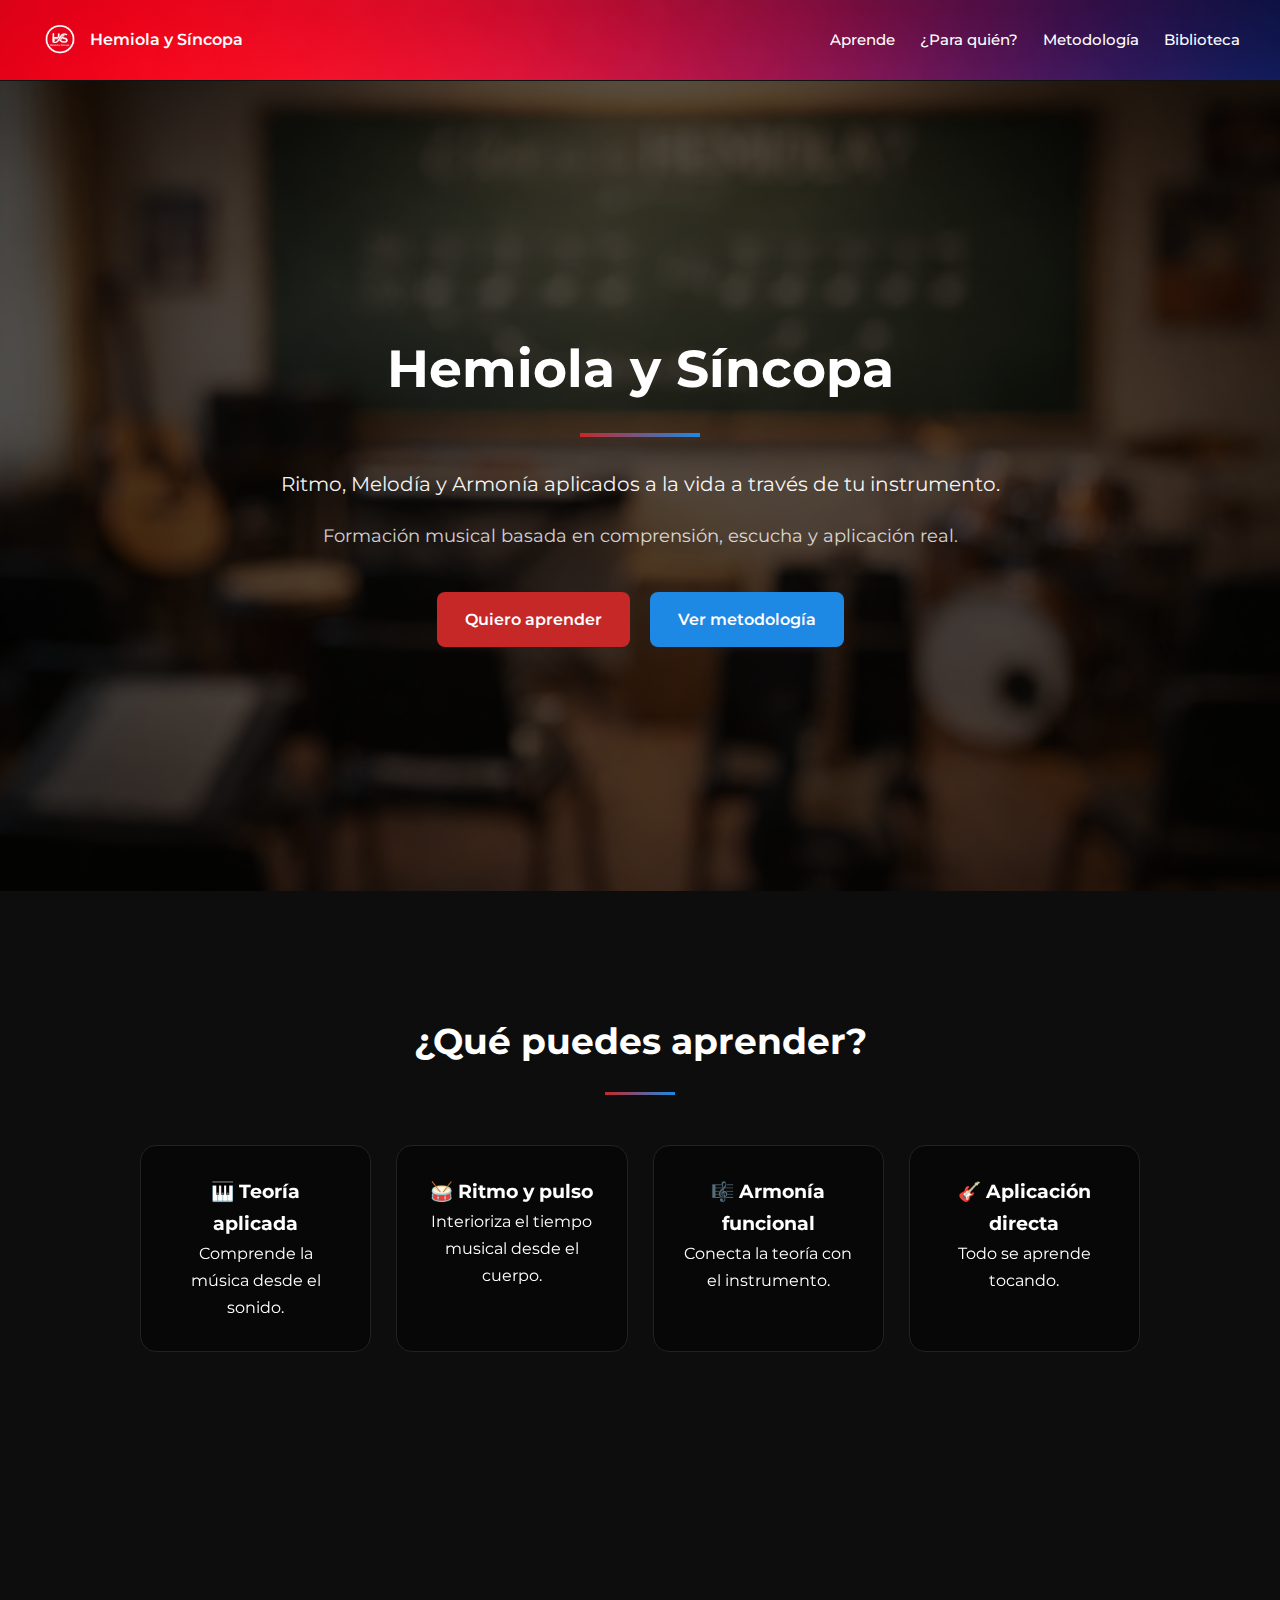
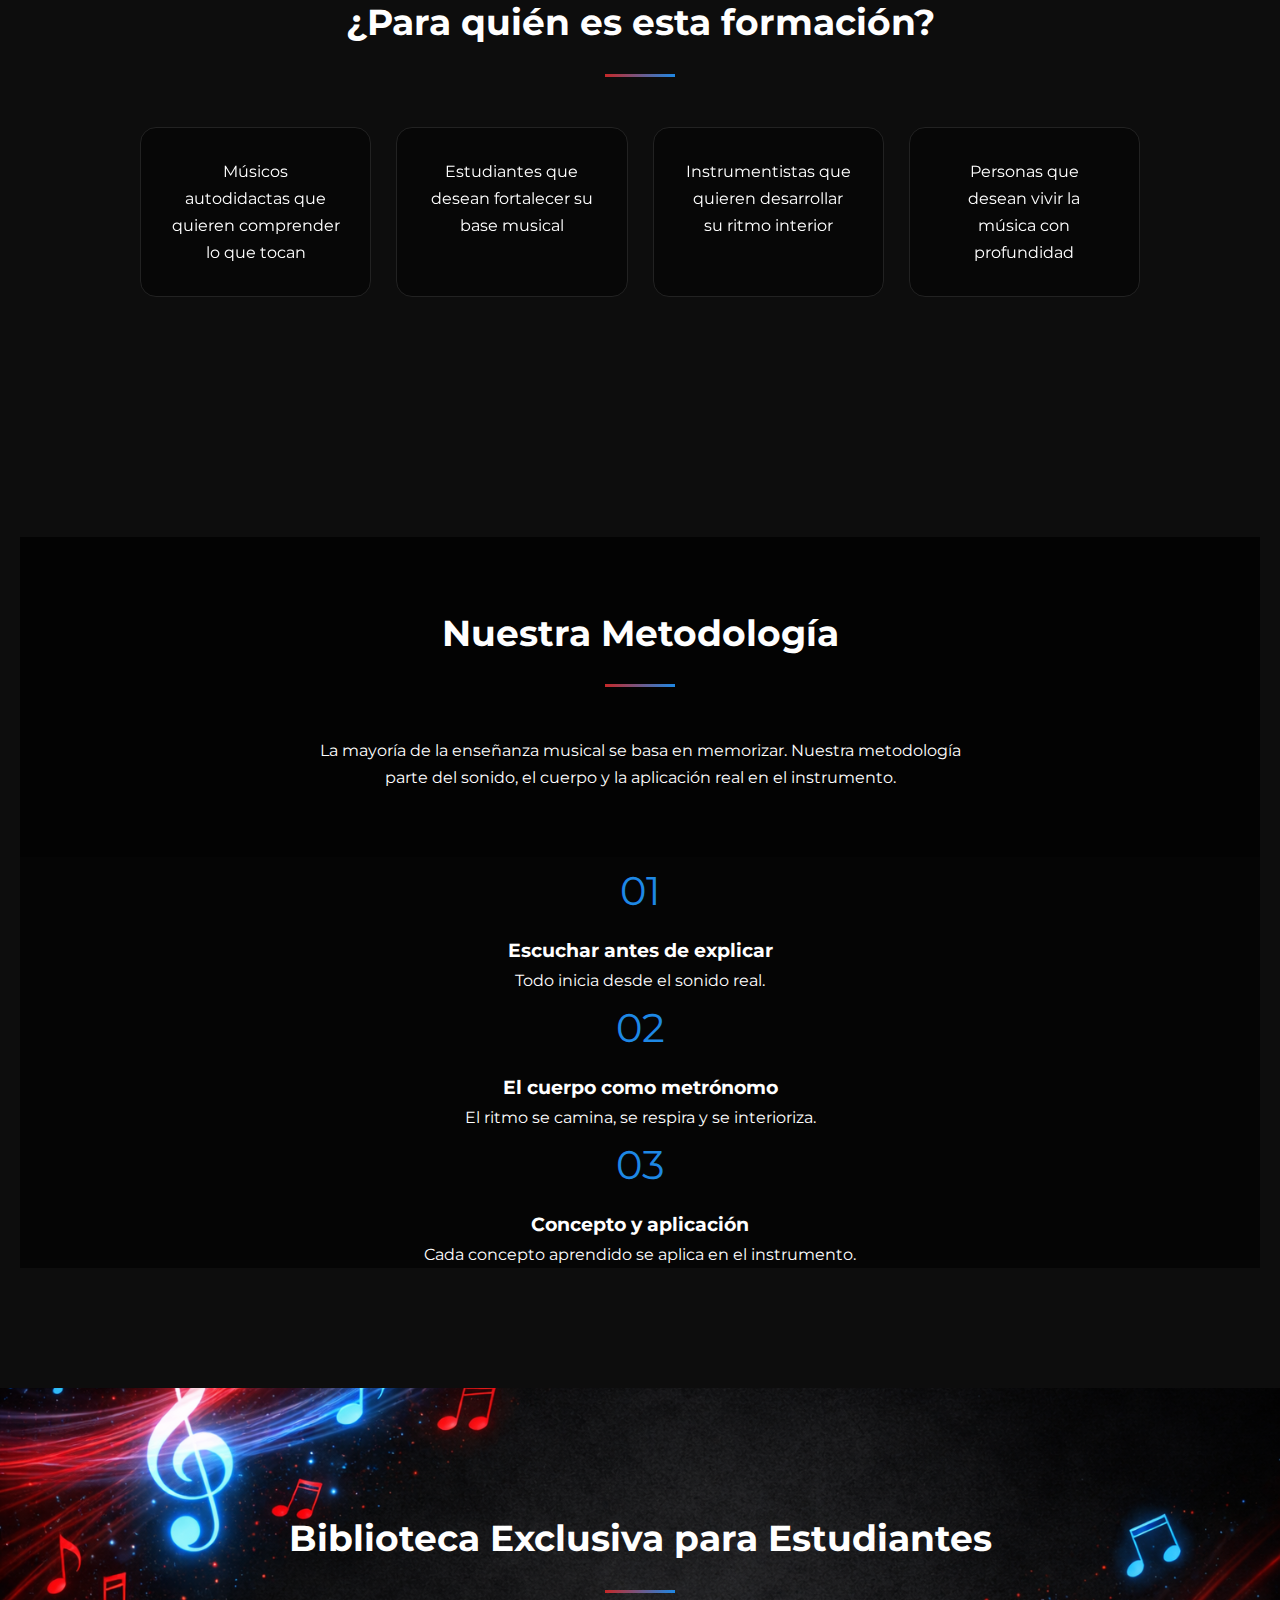
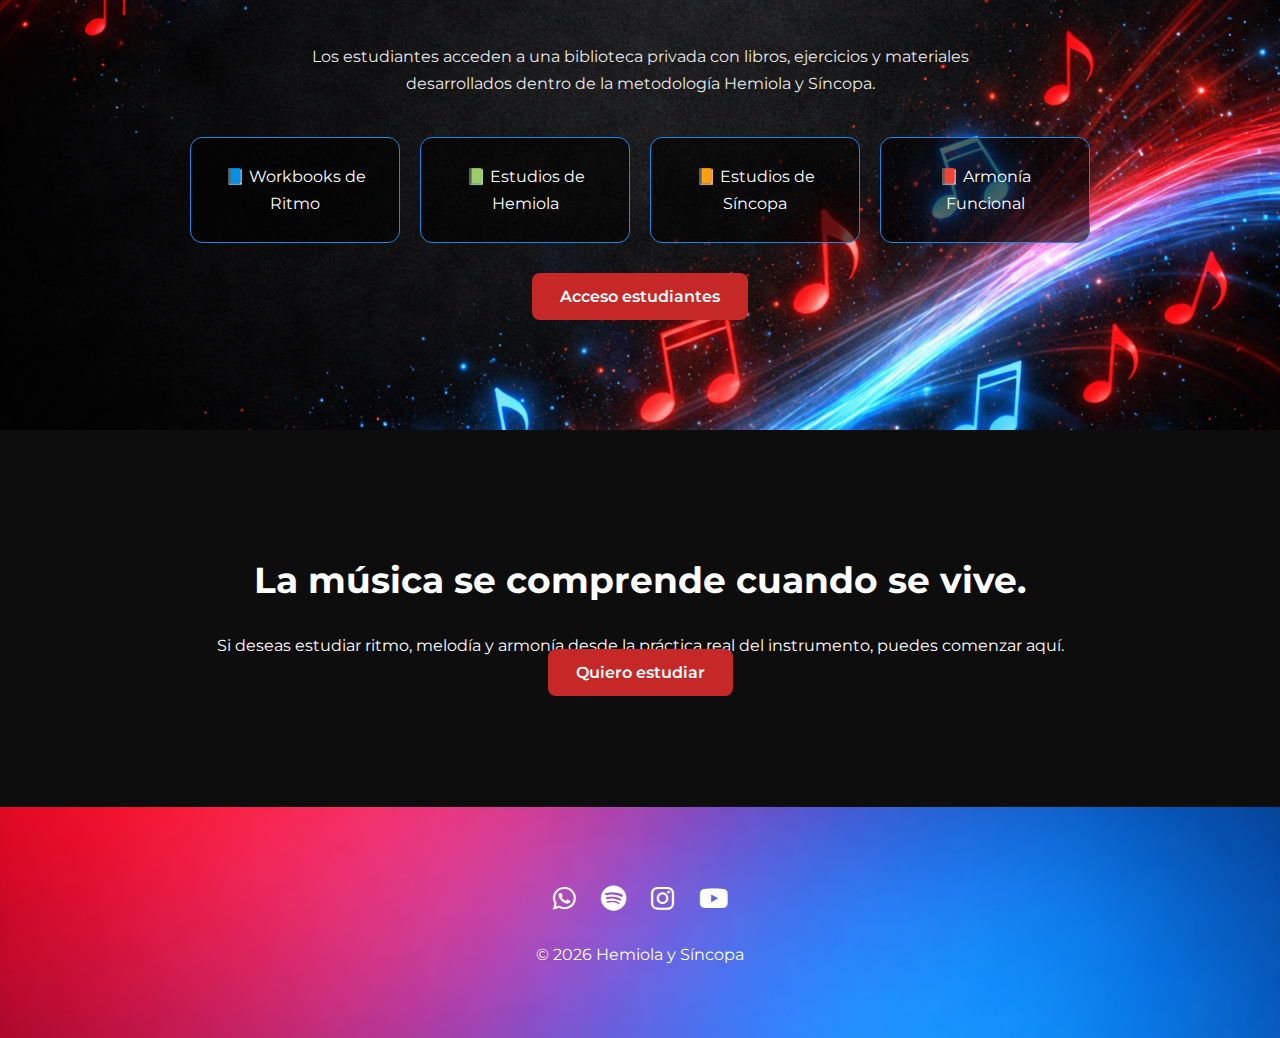
<file: index.html>
<!DOCTYPE html>
<html lang="es">

<head>

<meta charset="UTF-8">
<meta name="viewport" content="width=device-width, initial-scale=1.0">

<title>Hemiola y Síncopa | Formación Musical Integral</title>

<meta name="description" content="Ritmo, Melodía y Armonía aplicados a la vida a través de tu instrumento.">

<link rel="icon" href="favicon.png">

<link href="https://fonts.googleapis.com/css2?family=Montserrat:wght@400;500;600;700&display=swap" rel="stylesheet">

<link rel="stylesheet" href="styles.css">

<link rel="stylesheet" href="https://cdnjs.cloudflare.com/ajax/libs/font-awesome/6.5.0/css/all.min.css">

</head>

<body>

<header class="navbar">

<div class="logo">

<img src="logo-hs1.png">
<span>Hemiola y Síncopa</span>

</div>

<div class="menu-toggle" id="menu-toggle">
<i class="fa-solid fa-bars"></i>
</div>

<nav id="nav-menu">

<a href="#aprende">Aprende</a>
<a href="#paraquien">¿Para quién?</a>
<a href="#metodologia">Metodología</a>
<a href="#biblioteca">Biblioteca</a>

</nav>

</header>


<!-- HERO -->

<section class="hero section">

<div class="hero-overlay"></div>

<div class="hero-content">

<h1>Hemiola y Síncopa</h1>

<div class="hero-line"></div>

<p class="hero-description">
Ritmo, Melodía y Armonía aplicados a la vida a través de tu instrumento.
</p>

<p class="hero-sub">
Formación musical basada en comprensión, escucha y aplicación real.
</p>

<div class="hero-buttons">

<a href="#contacto" class="btn btn-red">
Quiero aprender
</a>

<a href="#metodologia" class="btn btn-blue">
Ver metodología
</a>

</div>

</div>

</section>


<!-- APRENDIZAJE -->

<section class="section" id="aprende">

<div class="container">

<h2>¿Qué puedes aprender?</h2>

<div class="line"></div>

<div class="cards">

<div class="card">
<h3>🎹 Teoría aplicada</h3>
<p>Comprende la música desde el sonido.</p>
</div>

<div class="card">
<h3>🥁 Ritmo y pulso</h3>
<p>Interioriza el tiempo musical desde el cuerpo.</p>
</div>

<div class="card">
<h3>🎼 Armonía funcional</h3>
<p>Conecta la teoría con el instrumento.</p>
</div>

<div class="card">
<h3>🎸 Aplicación directa</h3>
<p>Todo se aprende tocando.</p>
</div>

</div>

</div>

</section>


<!-- PARA QUIÉN -->

<section class="section para-quien" id="paraquien">

<div class="container">

<h2>¿Para quién es esta formación?</h2>

<div class="line"></div>

<div class="cards">

<div class="card">
Músicos autodidactas que quieren comprender lo que tocan
</div>

<div class="card">
Estudiantes que desean fortalecer su base musical
</div>

<div class="card">
Instrumentistas que quieren desarrollar su ritmo interior
</div>

<div class="card">
Personas que desean vivir la música con profundidad
</div>

</div>

</div>

</section>


<!-- METODOLOGÍA -->

<section class="metodologia section" id="metodologia">

<div class="met-header">

<div class="met-header-overlay"></div>

<div class="met-header-content">

<h2>Nuestra Metodología</h2>

<div class="line"></div>

<p>

La mayoría de la enseñanza musical se basa en memorizar.
Nuestra metodología parte del sonido, el cuerpo
y la aplicación real en el instrumento.

</p>

</div>

</div>


<div class="met-block">

<div class="met-overlay"></div>

<div class="met-content">

<span class="met-number">01</span>

<h3>Escuchar antes de explicar</h3>

<p>
Todo inicia desde el sonido real.
</p>

</div>

</div>


<div class="met-block">

<div class="met-overlay"></div>

<div class="met-content">

<span class="met-number">02</span>

<h3>El cuerpo como metrónomo</h3>

<p>
El ritmo se camina, se respira y se interioriza.
</p>

</div>

</div>


<div class="met-block">

<div class="met-overlay"></div>

<div class="met-content">

<span class="met-number">03</span>

<h3>Concepto y aplicación</h3>

<p>
Cada concepto aprendido se aplica en el instrumento.
</p>

</div>

</div>

</section>


<!-- BIBLIOTECA -->

<section class="section biblioteca-preview" id="biblioteca">

<div class="container">

<h2>Biblioteca Exclusiva para Estudiantes</h2>

<div class="line"></div>

<p class="biblioteca-text">

Los estudiantes acceden a una biblioteca privada con libros,
ejercicios y materiales desarrollados dentro de la
metodología Hemiola y Síncopa.

</p>

<div class="library-cards">

<div class="library-card">📘 Workbooks de Ritmo</div>
<div class="library-card">📗 Estudios de Hemiola</div>
<div class="library-card">📙 Estudios de Síncopa</div>
<div class="library-card">📕 Armonía Funcional</div>

</div>

<a href="biblioteca.html" class="btn btn-red">
Acceso estudiantes
</a>

</div>

</section>


<!-- CTA FINAL -->

<section class="section cta-final">

<div class="container">

<h2>
La música se comprende cuando se vive.
</h2>

<p>
Si deseas estudiar ritmo, melodía y armonía
desde la práctica real del instrumento,
puedes comenzar aquí.
</p>

<a href="#contacto" class="btn btn-red">
Quiero estudiar
</a>

</div>

</section>


<!-- FOOTER -->

<footer id="contacto">

<div class="footer-icons">

<a href="https://wa.me/573008884574">
<i class="fa-brands fa-whatsapp"></i>
</a>

<a href="https://open.spotify.com/intl-es/artist/6OC6faNKQPNOrkggu9lEKI">
<i class="fa-brands fa-spotify"></i>
</a>

<a href="https://www.instagram.com/hemiolaysincopaac">
<i class="fa-brands fa-instagram"></i>
</a>

<a href="https://www.youtube.com/@hemiolaysincopaac">
<i class="fa-brands fa-youtube"></i>
</a>

</div>

<p>© 2026 Hemiola y Síncopa</p>

</footer>


<script src="script.js"></script>

</body>
</html>
</file>
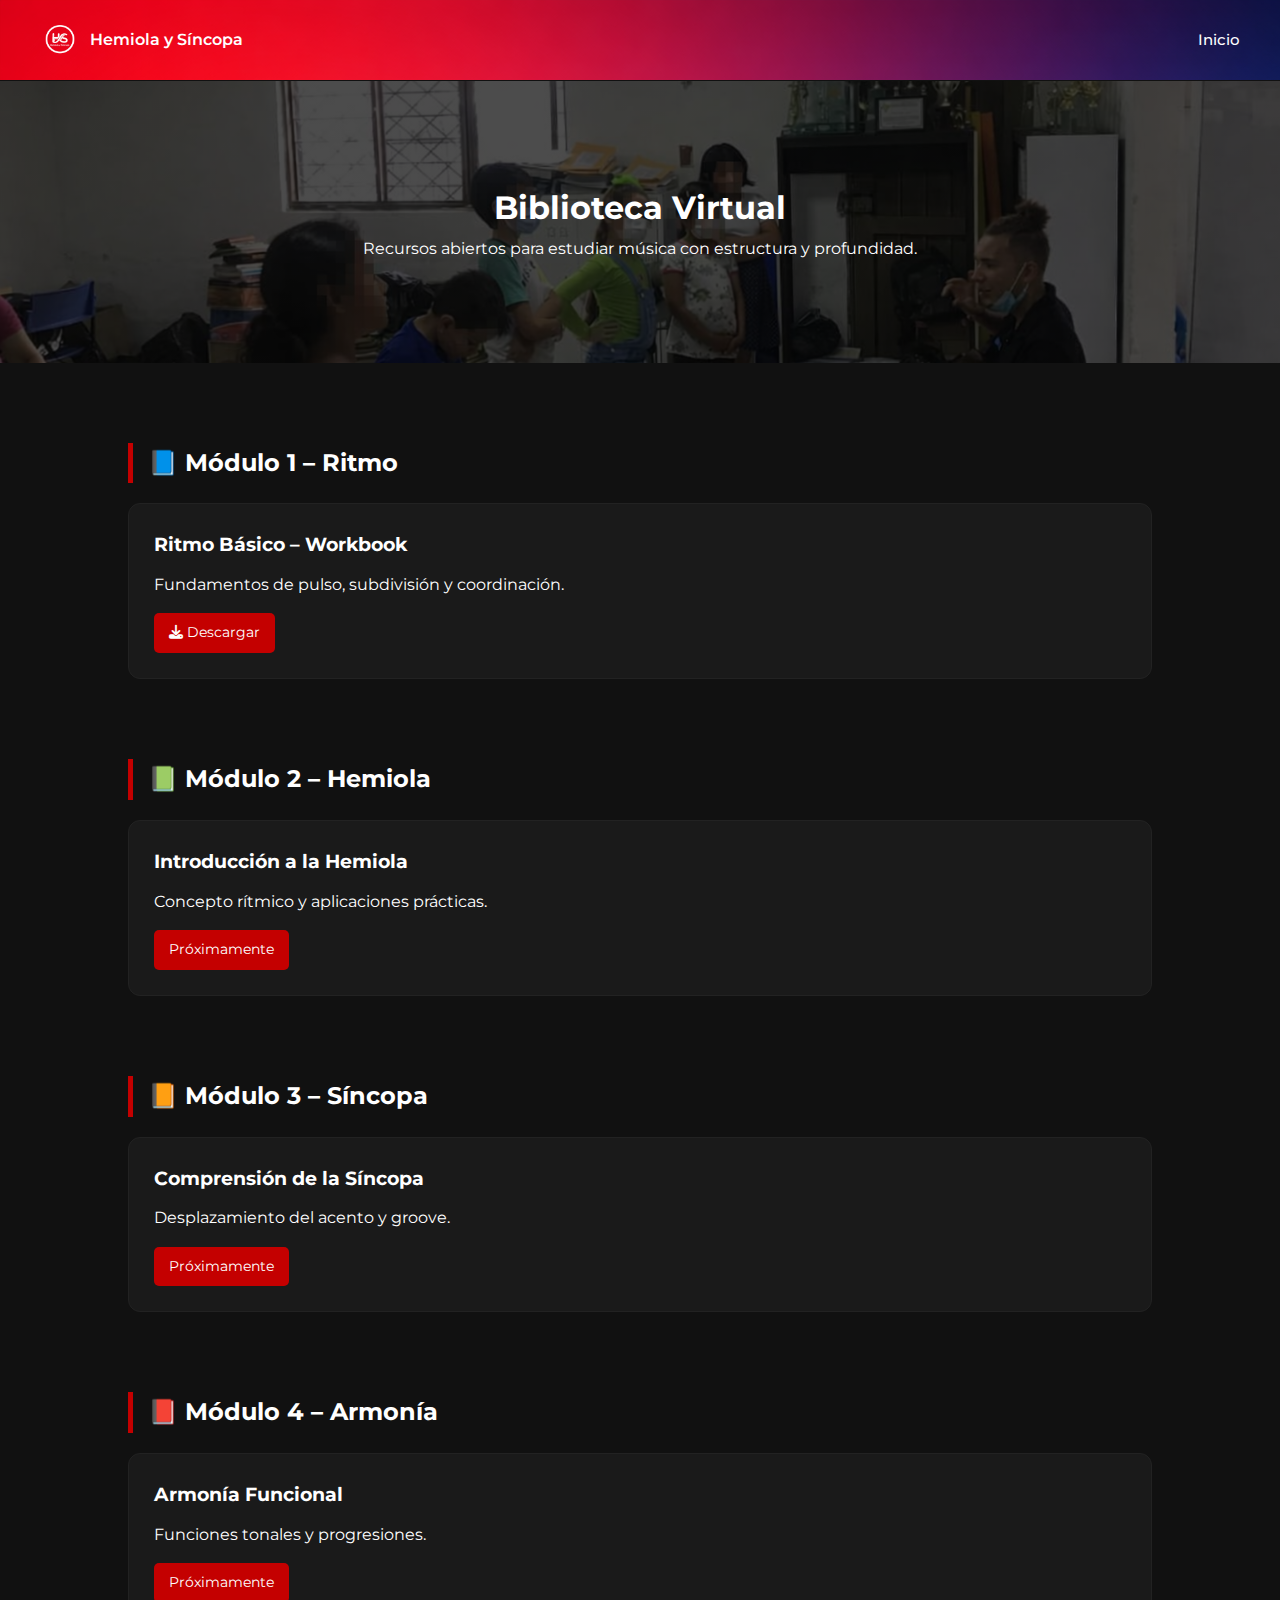
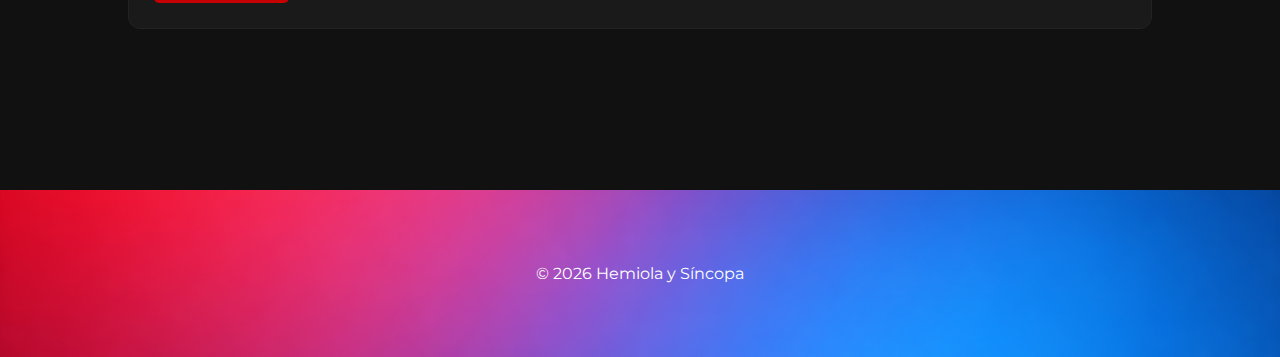
<file: biblioteca.html>
<!DOCTYPE html>
<html lang="es">
<head>
  <meta charset="UTF-8">
  <meta name="viewport" content="width=device-width, initial-scale=1.0">
  <title>Biblioteca | Hemiola y Síncopa</title>

  <link href="https://fonts.googleapis.com/css2?family=Montserrat:wght@400;600;700&display=swap" rel="stylesheet">
  <link rel="stylesheet" href="styles.css">
  <link rel="stylesheet" href="https://cdnjs.cloudflare.com/ajax/libs/font-awesome/6.5.0/css/all.min.css">

  <style>

    .library-hero {
      background: linear-gradient(rgba(0,0,0,0.7), rgba(0,0,0,0.7)),
                  url("hero7.jpg") center/cover no-repeat;
      padding: 100px 10%;
      text-align: center;
      color: white;
    }

    .library-section {
      padding: 80px 10%;
      background: #111;
      color: white;
    }

    .module {
      margin-bottom: 80px;
    }

    .module h2 {
      margin-bottom: 20px;
      border-left: 5px solid #c40000;
      padding-left: 15px;
    }

    .resource-grid {
      display: grid;
      grid-template-columns: repeat(auto-fit, minmax(250px, 1fr));
      gap: 30px;
    }

    .resource-card {
      background: #1a1a1a;
      padding: 25px;
      border-radius: 12px;
      border: 1px solid #222;
      transition: 0.3s;
    }

    .resource-card:hover {
      transform: translateY(-6px);
      border-color: #0033a0;
    }

    .resource-card h3 {
      margin-bottom: 10px;
    }

    .download-btn {
      display: inline-block;
      margin-top: 15px;
      padding: 8px 15px;
      background: #c40000;
      color: white;
      border-radius: 5px;
      text-decoration: none;
      font-size: 14px;
    }

    .download-btn:hover {
      background: #0033a0;
    }

  </style>
</head>

<body>

<header class="navbar">
  <div class="logo">
    <img src="logo-hs1.png" alt="Hemiola y Síncopa">
    <span>Hemiola y Síncopa</span>
  </div>
  <nav>
    <a href="index.html">Inicio</a>
  </nav>
</header>

<section class="library-hero">
  <h1>Biblioteca Virtual</h1>
  <p>Recursos abiertos para estudiar música con estructura y profundidad.</p>
</section>

<section class="library-section">

  <!-- MÓDULO 1 -->
  <div class="module">
    <h2>📘 Módulo 1 – Ritmo</h2>

    <div class="resource-grid">

      <div class="resource-card">
        <h3>Ritmo Básico – Workbook</h3>
        <p>Fundamentos de pulso, subdivisión y coordinación.</p>
        <a href="pdfs/ritmo-basico.pdf" download class="download-btn">
          <i class="fa-solid fa-download"></i> Descargar
        </a>
      </div>

    </div>
  </div>

  <!-- MÓDULO 2 -->
  <div class="module">
    <h2>📗 Módulo 2 – Hemiola</h2>

    <div class="resource-grid">

      <div class="resource-card">
        <h3>Introducción a la Hemiola</h3>
        <p>Concepto rítmico y aplicaciones prácticas.</p>
        <a href="#" class="download-btn">
          Próximamente
        </a>
      </div>

    </div>
  </div>

  <!-- MÓDULO 3 -->
  <div class="module">
    <h2>📙 Módulo 3 – Síncopa</h2>

    <div class="resource-grid">

      <div class="resource-card">
        <h3>Comprensión de la Síncopa</h3>
        <p>Desplazamiento del acento y groove.</p>
        <a href="#" class="download-btn">
          Próximamente
        </a>
      </div>

    </div>
  </div>

  <!-- MÓDULO 4 -->
  <div class="module">
    <h2>📕 Módulo 4 – Armonía</h2>

    <div class="resource-grid">

      <div class="resource-card">
        <h3>Armonía Funcional</h3>
        <p>Funciones tonales y progresiones.</p>
        <a href="#" class="download-btn">
          Próximamente
        </a>
      </div>

    </div>
  </div>

</section>

<footer>
  <p>© 2026 Hemiola y Síncopa</p>
</footer>

</body>
</html>
</file>
<file: styles.css>
:root{

--rojo:#c62828;
--azul:#1e88e5;

--fondo:#0d0d0d;
--fondo-card:rgba(0,0,0,0.45);

--borde:#222;

}

/* RESET */

*{
margin:0;
padding:0;
box-sizing:border-box;
}

html{
scroll-behavior:smooth;
}

body{

font-family:'Montserrat',sans-serif;
background:var(--fondo);
color:white;
line-height:1.7;

}

/* CONTAINER */

.container{

max-width:1100px;
margin:auto;

}

/* LINKS */

a{
color:white;
text-decoration:none;
transition:.3s;
}

a:hover{
opacity:.8;
}

/* NAVBAR */

.navbar{

display:flex;
justify-content:space-between;
align-items:center;

padding:20px 40px;

background:url("hero22.jpg");

position:sticky;
top:0;
z-index:999;

border-bottom:1px solid #111;

}

.logo{

display:flex;
align-items:center;
gap:10px;

font-weight:600;

}

.logo img{
height:40px;
}

nav{
display:flex;
gap:25px;
}

nav a{
font-weight:500;
font-size:15px;
}

/* HERO */

.hero{

min-height:90svh;

display:flex;
align-items:center;
justify-content:center;

text-align:center;

background:url("hero.jpg");
background-size:cover;
background-position:center;
background-repeat:no-repeat;
background-attachment:scroll;

position:relative;

padding:120px 20px;

}

.hero-overlay{

position:absolute;
top:0;
left:0;
right:0;
bottom:0;

background:rgba(0,0,0,0.65);

}

.hero-content{

position:relative;
z-index:2;
max-width:800px;

}

.hero h1{

font-size:52px;
margin-bottom:20px;

}

.hero-description{

font-size:20px;
opacity:.95;

}

.hero-sub{

margin-top:20px;
font-size:18px;
opacity:.8;

}

.hero-buttons{

margin-top:40px;

display:flex;
gap:20px;
justify-content:center;

flex-wrap:wrap;

}

/* HERO LINE */

.hero-line{

width:120px;
height:4px;

background:linear-gradient(90deg,var(--rojo),var(--azul));

margin:20px auto 30px auto;

}

/* BUTTONS */

.btn{

padding:14px 28px;

border-radius:8px;

font-weight:600;

transition:.25s;

}

.btn-red{
background:var(--rojo);
}

.btn-blue{
background:var(--azul);
}

.btn:hover{

transform:translateY(-3px);

box-shadow:0 10px 25px rgba(0,0,0,.4);

}

/* SECTIONS */

.section{

padding:120px 20px;
text-align:center;

}

.section h2{

font-size:36px;
margin-bottom:20px;

}

/* DECORATIVE LINE */

.line{

width:70px;
height:3px;

background:linear-gradient(90deg,var(--rojo),var(--azul));

margin:20px auto 50px auto;

}

/* CARDS */

.cards{

display:grid;

grid-template-columns:repeat(auto-fit,minmax(220px,1fr));

gap:25px;

max-width:1000px;
margin:auto;

}

.card{

background:var(--fondo-card);

padding:30px;

border-radius:16px;

border:1px solid var(--borde);

backdrop-filter:blur(6px);

transition:.35s;

}

.card:hover{

transform:translateY(-8px) scale(1.03);

background:rgba(0,0,0,.65);

}

/* METODOLOGÍA */

.metodologia{
width:100%;
}

.met-header{

min-height:320px;

background-size:cover;
background-position:center;
background-repeat:no-repeat;
background-attachment:scroll;

display:flex;
align-items:center;
justify-content:center;

text-align:center;

position:relative;
}

.met-header-overlay{

position:absolute;

top:0;
left:0;
right:0;
bottom:0;

background:rgba(0,0,0,.75);

}

.met-header-content{

position:relative;

max-width:700px;

padding:20px;

}

.met-block{

height:auto;

display:flex;
align-items:center;
justify-content:center;

position:relative;

background-size:cover;
background-position:center;
background-repeat:no-repeat;
background-attachment:scroll;

}

.met-overlay{

position:absolute;

top:0;
left:0;
right:0;
bottom:0;

background:rgba(0,0,0,.6);

}

.met-content{

position:relative;

text-align:center;

max-width:600px;

}

.met-number{

font-size:40px;

color:var(--azul);

display:block;

margin-bottom:10px;

}

/* BIBLIOTECA */

.biblioteca-preview{

background:#111;

background-image:url('hero23.jpg');
background-size:cover;
background-position:center;
background-repeat:no-repeat;
background-attachment:scroll;
}

.biblioteca-text{

max-width:700px;
margin:auto;

margin-bottom:40px;

opacity:.9;

}

.library-cards{

display:grid;

grid-template-columns:repeat(auto-fit,minmax(200px,1fr));

gap:20px;

max-width:900px;
margin:auto;

margin-bottom:40px;

}

.library-card{

border:1px solid var(--azul);

padding:25px;

border-radius:12px;

background:rgba(0,0,0,.6);

transition:.3s;

}

.library-card:hover{

transform:translateY(-5px);

background:rgba(0,0,0,.8);

}

/* FOOTER */

footer{

padding:70px 20px;

text-align:center;

background:black;

border-top:1px solid #111;

background-image:url('hero22.jpg');
background-size:cover;
background-position:center;
background-repeat:no-repeat;
background-attachment:scroll;
}

.footer-icons{

display:flex;

justify-content:center;

gap:25px;

font-size:26px;

margin-bottom:20px;

}

.footer-icons a{

color:white;

transition:.3s;

}

.footer-icons a:hover{

color:var(--azul);

}

/* MOBILE MENU */

.menu-toggle{

display:none;

font-size:1.8rem;

cursor:pointer;

}

@media(max-width:768px){

.navbar{
padding:20px;
}

nav{

display:none;

flex-direction:column;

position:absolute;

top:70px;
right:20px;

background:black;

padding:20px;

border:1px solid #222;

border-radius:10px;

}

nav.active{
display:flex;
}

.menu-toggle{
display:block;
}

.hero h1{
font-size:36px;
}

}
</file>
